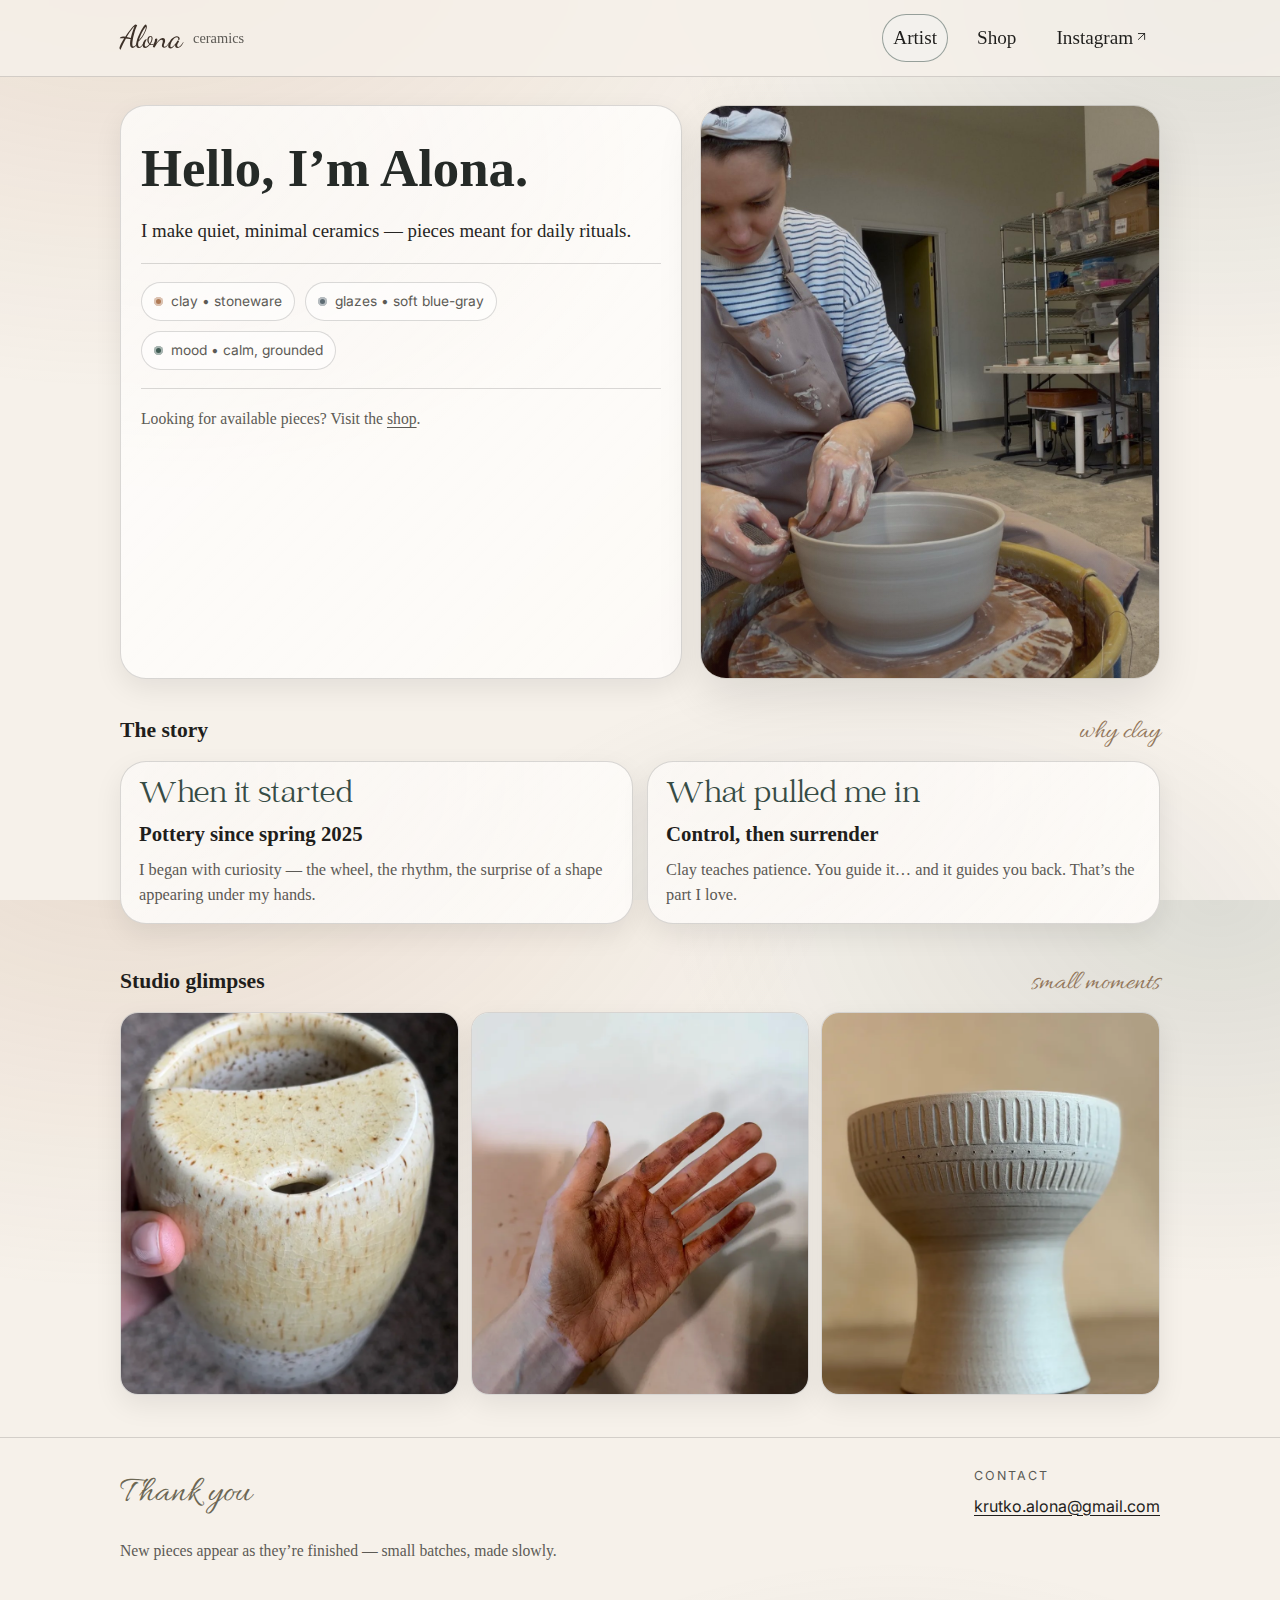
<file: index.html>
<!doctype html>
<html lang="en">
<head>
  <meta charset="utf-8" />
  <meta name="viewport" content="width=device-width, initial-scale=1" />
  <title>Alona — Studio</title>

  <link rel="preconnect" href="https://fonts.googleapis.com">
  <link rel="preconnect" href="https://fonts.gstatic.com" crossorigin>
  <link href="https://fonts.googleapis.com/css2?family=Allura&family=Cormorant+Garamond:wght@400;500;600&family=Inter:wght@300;400;500;600&display=swap" rel="stylesheet">

  <link rel="stylesheet" href="styles.css" />
</head>

<body>
  <header class="nav">
    <div class="container nav-inner">
      <a class="brand" href="index.html">
        <div class="sig">Alona</div>
        <div class="sub">ceramics</div>
      </a>

      <nav class="nav-links" aria-label="Primary">
        <a href="index.html" aria-current="page">Artist</a>
        <a href="shop.html">Shop</a>
        <a 
          href="https://www.instagram.com/alona.ceramics"
          target="_blank"
          rel="noopener"
          class="nav-instagram"  
        >
        Instagram
        <img
          src="./images/arrow.svg"
          class="outgoing-icon"
          width="15"
          height="15"
          alt=""
          ria-hidden="true"
        />
        </a>
      </nav>
    </div>
  </header>

  <main>
    <section class="hero">
      <div class="container hero-wrap">
        <article class="panel hero-letter">
          <h1 class="hello">Hello, I’m Alona.</h1>

          <p class="hero-line">
            I make quiet, minimal ceramics — pieces meant for daily rituals.
          </p>

          <hr class="rule" />

          <div class="chips" aria-label="Materials and mood chips">
            <span class="chip"><span class="dot clay"></span> clay • stoneware</span>
            <span class="chip"><span class="dot slate"></span> glazes • soft blue-gray</span>
            <span class="chip"><span class="dot sage"></span> mood • calm, grounded</span>
          </div>

          <hr class="rule" />

          <p class="small">
            Looking for available pieces? Visit the
            <a href="shop.html" style="text-decoration:underline; text-underline-offset:3px;">shop</a>.
          </p>
        </article>

        <aside class="hero-photo" aria-label="Hero photo">
          <img src="images/hero.jpg" alt="Alona working on the pottery wheel" />
        </aside>
      </div>
    </section>

    <!-- STORY (short + stylish) -->
    <section class="section">
      <div class="container">
        <div class="section-head">
          <h2 class="section-title">The story</h2>
          <div class="sigline">why clay</div>
        </div>

        <div class="story">
          <div class="panel story-card">
            <div class="em">When it started</div>
            <h3>Pottery since spring <strong>2025</strong></h3>
            <p>
              I began with curiosity — the wheel, the rhythm, the surprise of a shape appearing under my hands.
            </p>
          </div>

          <div class="panel story-card">
            <div class="em">What pulled me in</div>
            <h3>Control, then surrender</h3>
            <p>
              Clay teaches patience. You guide it… and it guides you back. That’s the part I love.
            </p>
          </div>
        </div>
      </div>
    </section>

    <!-- STUDIO GRID -->
    <section class="section">
      <div class="container">
        <div class="section-head">
          <h2 class="section-title">Studio glimpses</h2>
          <div class="sigline">small moments</div>
        </div>

        <div class="gallery">
          <figure>
            <picture>
                <source srcset="images/studio-1.webp" type="image/webp" />
                <img src="images/studio-1.jpg" alt="Pottery piece on a table in natural light" />
            </picture>
            <figcaption>soft edges • everyday use</figcaption>
          </figure>

          <figure>
            <picture>
                <source srcset="images/studio-2.webp" type="image/webp" />
                <img src="images/studio-2.jpg" alt="Hands shaping clay on a pottery wheel" />
            </picture>
            <figcaption>glaze • texture • quiet detail</figcaption>
          </figure>

          <figure>
            <picture>
                <source srcset="images/studio-3.webp" type="image/webp" />
                <img src="images/studio-3.jpg" alt="Finished ceramics arranged in a minimal composition" />
            </picture>            
            <figcaption>carving • rhythm • repetition</figcaption>
          </figure>
        </div>
      </div>
    </section>
  </main>

  <footer class="footer">
    <div class="container footer-grid">
      <div>
        <p class="thanks">Thank you</p>
        <p class="small">New pieces appear as they’re finished — small batches, made slowly.</p>
      </div>

      <div class="contact">
        <div class="kicker">Contact</div>
        <p style="margin:8px 0 0;">
          <a href="mailto:krutko.alona@gmail.com">krutko.alona@gmail.com</a>
        </p>
      </div>
    </div>
  </footer>
</body>
</html>
</file>
<file: styles.css>
/* styles.css — updated to match your earthy / neutral pottery palette */

/* ---- Palette & tokens ---- */
:root{
  /* Backgrounds */
  --bg: #f6f1ea;          /* warm oat */
  --panel: #fbf7f1;       /* paper */
  --panel2: #f1e8dd;      /* clay wash */
  --ink: #1f1e1c;         /* warm black */
  --muted: #5c5a55;       /* warm gray */
  --rule: rgba(31,30,28,0.16);

  /* Accents pulled from your images */
  --sage: #3f5b53;        /* muted green */
  --slate: #5d6b73;       /* glaze blue-gray */
  --clay: #b07a55;        /* terracotta */
  --sand: #d7c2a7;        /* sandy highlight */

  /* Layout */
  --max: 1040px;
  --radius: 18px;
  --radius2: 26px;

  /* Shadows (soft) */
  --shadow: 0 18px 45px rgba(0,0,0,0.10);
  --shadow-soft: 0 10px 28px rgba(0,0,0,0.08);
}

@font-face {
  font-family: "Coffekan";
  src: url("/fonts/CoffekanRegular.ttf") format("truetype");
  font-weight: 400;
  font-style: normal;
  font-display: swap;
}

@font-face {
  font-family: "Kenoky";
  src: url("/fonts/KenokyLight.ttf") format("truetype");
  font-weight: 300;
  font-style: normal;
  font-display: swap;
}

@font-face {
  font-family: "Priestacy";
  src: url("/fonts/Priestacy.otf") format("opentype");
  font-weight: 400;
  font-style: normal;
  font-display: swap;
}

@font-face {
  font-family: "Dancing";
  src: url("/fonts/Dancing.ttf") format("truetype");
  font-weight: 400;
  font-style: normal;
  font-display: swap;
}

@font-face {
  font-family: "Vibes";
  src: url("/fonts/GreatVibes.ttf") format("truetype");
  font-weight: 400;
  font-style: normal;
  font-display: swap;
}

@font-face {
  font-family: "Coneria";
  src: url("/fonts/ConeriaScript.ttf") format("truetype");
  font-weight: 400;
  font-style: normal;
  font-display: swap;
}

@font-face {
  font-family: "Hoves";
  src: url("/fonts/TTHovesProTrialExpandedExtraLight.ttf") format("truetype");
  font-weight: 400;
  font-style: normal;
  font-display: swap;
}

@font-face {
  font-family: "Breathing";
  src: url("/fonts/Breathing.ttf") format("truetype");
  font-weight: 400;
  font-style: normal;
  font-display: swap;
}

@font-face {
  font-family: "Mager";
  src: url("/fonts/catchy-mager.ttf") format("truetype");
  font-weight: 400;
  font-style: normal;
  font-display: swap;
}

*{ box-sizing:border-box; }
html, body{ height:100%; }
body{
  margin:0;
  color: var(--ink);
  background:
    radial-gradient(1200px 800px at 10% -10%, rgba(176,122,85,0.18), transparent 60%),
    radial-gradient(1000px 700px at 95% 0%, rgba(63,91,83,0.14), transparent 55%),
    radial-gradient(900px 600px at 70% 110%, rgba(93,107,115,0.12), transparent 55%),
    var(--bg);
  font-family: "Fauna One", serif;
  font-weight: 400;
  font-style: normal;

  line-height: 1.55;
}

a{ color: inherit; text-decoration: none; }
a:focus-visible, button:focus-visible{
  outline: 2px solid color-mix(in srgb, var(--sage) 80%, white);
  outline-offset: 3px;
  border-radius: 10px;
}

/* ---- Layout ---- */
.container{
  width: min(var(--max), calc(100% - 44px));
  margin: 0 auto;
}

.rule{
  border: 0;
  border-top: 1px solid var(--rule);
  margin: 18px 0;
}

.kicker{
  letter-spacing: 0.16em;
  text-transform: uppercase;
  /* font-family: "Inter", ui-sans-serif, system-ui, -apple-system, Segoe UI, Roboto, Arial, sans-serif; */
  font-size: 0.78rem;
  color: color-mix(in srgb, var(--muted) 90%, var(--sage));
}

.small{
  font-size: 0.98rem;
  color: var(--muted);
}

/* ---- Nav ---- */
.nav{
  position: sticky;
  top: 0;
  z-index: 30;
  background: color-mix(in srgb, var(--bg) 78%, transparent);
  backdrop-filter: blur(10px);
  border-bottom: 1px solid var(--rule);
}

.nav-inner{
  display:flex;
  align-items:center;
  justify-content:space-between;
  padding: 14px 0;
  gap: 16px;
}

.brand {
  display: inline-flex;
  align-items: center;
  gap: 10px;
  text-decoration: none;
  color: inherit;
}

.brand-icon {
  width: 50px;
  height: 60px;
  opacity: 0.75;
}

.brand-text {
  display: flex;
  flex-direction: column;
  line-height: 1;
}


.brand .sig{
  font-family: "Dancing";
  font-size: 1.95rem;
  line-height: 1;
  color: color-mix(in srgb, var(--ink) 80%, var(--clay));
}
.brand .sub{
  font-family: "Lancelot";
  font-size: 0.9rem;
  color: var(--muted);
}

.nav-links{
  display:flex;
  gap: 18px;
  align-items:center;
  font-family: "Lancelot", ui-serif;
  font-size: 1.2rem;
}
.nav-links a{
  padding: 8px 10px;
  border-radius: 999px;
  border: 1px solid transparent;
}
.nav-links a:hover{
  border-color: var(--rule);
  background: rgba(255,255,255,0.45);
}
.nav-links a[aria-current="page"]{
  border-color: color-mix(in srgb, var(--sage) 40%, var(--rule));
  background: color-mix(in srgb, rgba(255,255,255,0.55) 70%, rgba(63,91,83,0.10));
}
.outgoing-icon {
  margin-left: -4px;
  margin-top: 2px;
  transition: transform var(--transition-animation);
}
.nav-instagram:hover .outgoing-icon {
  transform: translate(5px, -5px);
}

/* ---- Hero ---- */
.hero{
  padding: 28px 0 18px;
}

.hero-wrap{
  display:grid;
  grid-template-columns: 1.1fr 0.9fr;
  gap: 18px;
  align-items: stretch;
}

.panel{
  background:
    linear-gradient(135deg, rgba(255,255,255,0.62), rgba(255,255,255,0.42)),
    radial-gradient(900px 600px at 10% 10%, rgba(176,122,85,0.10), transparent 55%),
    var(--panel);
  border: 1px solid var(--rule);
  border-radius: var(--radius2);
  box-shadow: var(--shadow-soft);
}

.hero-letter{
  padding: 22px 20px;
}













.hello{
  font-family: "Cinzel", serif;
  font-optical-sizing: auto;
  font-weight: bold;
  font-style: normal;
  font-size: clamp(2.4rem, 4.2vw, 3.3rem);
  margin: 0 0 6px;
  color: color-mix(in srgb, var(--ink) 80%, var(--sage));
}

.hero-line{
  font-size: 1.18rem;
  margin: 0 0 14px;
  color: color-mix(in srgb, var(--ink) 88%, var(--muted));
}

.chips{
  display:flex;
  flex-wrap: wrap;
  gap: 10px;
  margin-top: 12px;
}
.chip{
  display:inline-flex;
  align-items:center;
  gap: 8px;
  padding: 8px 12px;
  border-radius: 999px;
  border: 1px solid var(--rule);
  background: rgba(255,255,255,0.50);
  font-family: "Inter", ui-sans-serif, system-ui, -apple-system, Segoe UI, Roboto, Arial, sans-serif;
  font-size: 0.86rem;
  color: var(--muted);
}
.dot{
  width: 9px; height: 9px; border-radius: 50%;
  background: var(--sand);
  box-shadow: inset 0 0 0 2px rgba(255,255,255,0.55);
}
.dot.sage{ background: var(--sage); }
.dot.slate{ background: var(--slate); }
.dot.clay{ background: var(--clay); }

/* Hero image card */
.hero-photo{
  overflow:hidden;
  border-radius: var(--radius2);
  border: 1px solid var(--rule);
  box-shadow: var(--shadow);
  position: relative;
}
.hero-photo img{
  width:100%;
  height:100%;
  display:block;
  object-fit: cover;
  aspect-ratio: 4 / 5;
  transform: scale(1.02);
}
.hero-photo::after{
  content:"";
  position:absolute; inset:0;
  background: linear-gradient(180deg, transparent 55%, rgba(31,30,28,0.25));
  pointer-events:none;
}

/* ---- Sections ---- */
.section{ padding: 14px 0 24px; }

.section-head{
  display:flex;
  align-items:baseline;
  justify-content:space-between;
  gap: 16px;
  margin-bottom: 8px;
}

.section-title{
  margin:0;
  font-size: 1.35rem;
}

.sigline{
  font-family: "Allura", "Great Vibes", cursive;
  font-size: 1.7rem;
  color: color-mix(in srgb, var(--clay) 70%, var(--sage));
  opacity: 0.95;
}

/* Story grid */
.story{
  display:grid;
  grid-template-columns: 1fr 1fr;
  gap: 14px;
}
.story-card{
  padding: 18px 18px 16px;
}
.story-card h3{
  margin: 0 0 6px;
  font-size: 1.3rem;
}
.story-card p{
  margin: 0;
  color: var(--muted);
  font-size: 1.02rem;
}
.story-card .em{
  font-family: "Mager";
  font-size: 2rem;
  line-height: 1;
  margin-bottom: 6px;
  color: color-mix(in srgb, var(--sage) 75%, var(--ink));
}

/* Studio gallery */
.gallery{
  display:grid;
  grid-template-columns: repeat(3, 1fr);
  gap: 12px;
}
.gallery figure{
  margin:0;
  overflow:hidden;
  border-radius: 18px;
  border: 1px solid var(--rule);
  background: rgba(255,255,255,0.55);
  box-shadow: var(--shadow-soft);
}
.gallery img{
  width:100%;
  height:100%;
  display:block;
  aspect-ratio: 1 / 1;
  object-fit: cover;
}
.gallery figcaption{
  padding: 10px 12px 12px;
  font-family: "Inter", ui-sans-serif, system-ui, -apple-system, Segoe UI, Roboto, Arial, sans-serif;
  font-size: 0.9rem;
  color: var(--muted);
}

/* ---- Shop ---- */
.shop-hero{ padding: 22px 0 10px; }

.shop-grid{
  display:grid;
  grid-template-columns: 1fr 1fr;
  gap: 14px;
  align-items: start;
}

.items{
  display:grid;
  grid-template-columns: repeat(2, 1fr);
  gap: 14px;
}

.card{
  overflow:hidden;
  border-radius: 20px;
  border: 1px solid var(--rule);
  background:
    linear-gradient(180deg, rgba(255,255,255,0.58), rgba(255,255,255,0.42)),
    var(--panel);
  box-shadow: var(--shadow-soft);
  transition: transform 180ms ease, box-shadow 180ms ease;
}
.card:hover{
  transform: translateY(-2px);
  box-shadow: var(--shadow);
}
.card img{
  width:100%;
  height:auto;
  display:block;
  aspect-ratio: 4 / 3;
  object-fit: cover;
}
.card-body{
  padding: 12px 14px 14px;
}
.card-title{
  margin: 0 0 2px;
  font-size: 1.08rem;
}
.meta{
  margin: 0 0 10px;
  color: var(--muted);
  font-size: 0.95rem;
}
.price-row{
  display:flex;
  align-items:center;
  justify-content:space-between;
  gap: 10px;
}
.price{
  font-family: "Inter", ui-sans-serif, system-ui, -apple-system, Segoe UI, Roboto, Arial, sans-serif;
  font-size: 0.92rem;
  letter-spacing: 0.02em;
}
.badge{
  font-family: "Inter", ui-sans-serif, system-ui, -apple-system, Segoe UI, Roboto, Arial, sans-serif;
  font-size: 0.78rem;
  padding: 6px 10px;
  border-radius: 999px;
  border: 1px solid var(--rule);
  background: rgba(255,255,255,0.55);
  color: color-mix(in srgb, var(--muted) 80%, var(--sage));
}

/* ---- Footer ---- */
.footer{
  padding: 28px 0 44px;
  border-top: 1px solid var(--rule);
  margin-top: 18px;
}

.footer-grid{
  display:flex;
  align-items:flex-start;
  justify-content:space-between;
  gap: 18px;
}

.thanks{
  font-family: "Allura", "Great Vibes", cursive;
  font-size: 2.3rem;
  margin: 0 0 6px;
  color: color-mix(in srgb, var(--sage) 60%, var(--clay));
}

.contact{
  font-family: "Inter", ui-sans-serif, system-ui, -apple-system, Segoe UI, Roboto, Arial, sans-serif;
}
.contact a{
  text-decoration: underline;
  text-underline-offset: 3px;
}

.mail a {
  font-family: "Fraunces", serif;
  color: var(--muted);
  font-weight: 500;
  font-size: 1.05rem;
  letter-spacing: 0.02em;
}

/* ---- Responsive ---- */
@media (max-width: 900px){
  .hero-wrap{ grid-template-columns: 1fr; }
  .story{ grid-template-columns: 1fr; }
  .gallery{ grid-template-columns: 1fr; }
  .shop-grid{ grid-template-columns: 1fr; }
  .items{ grid-template-columns: 1fr; }
}
</file>
